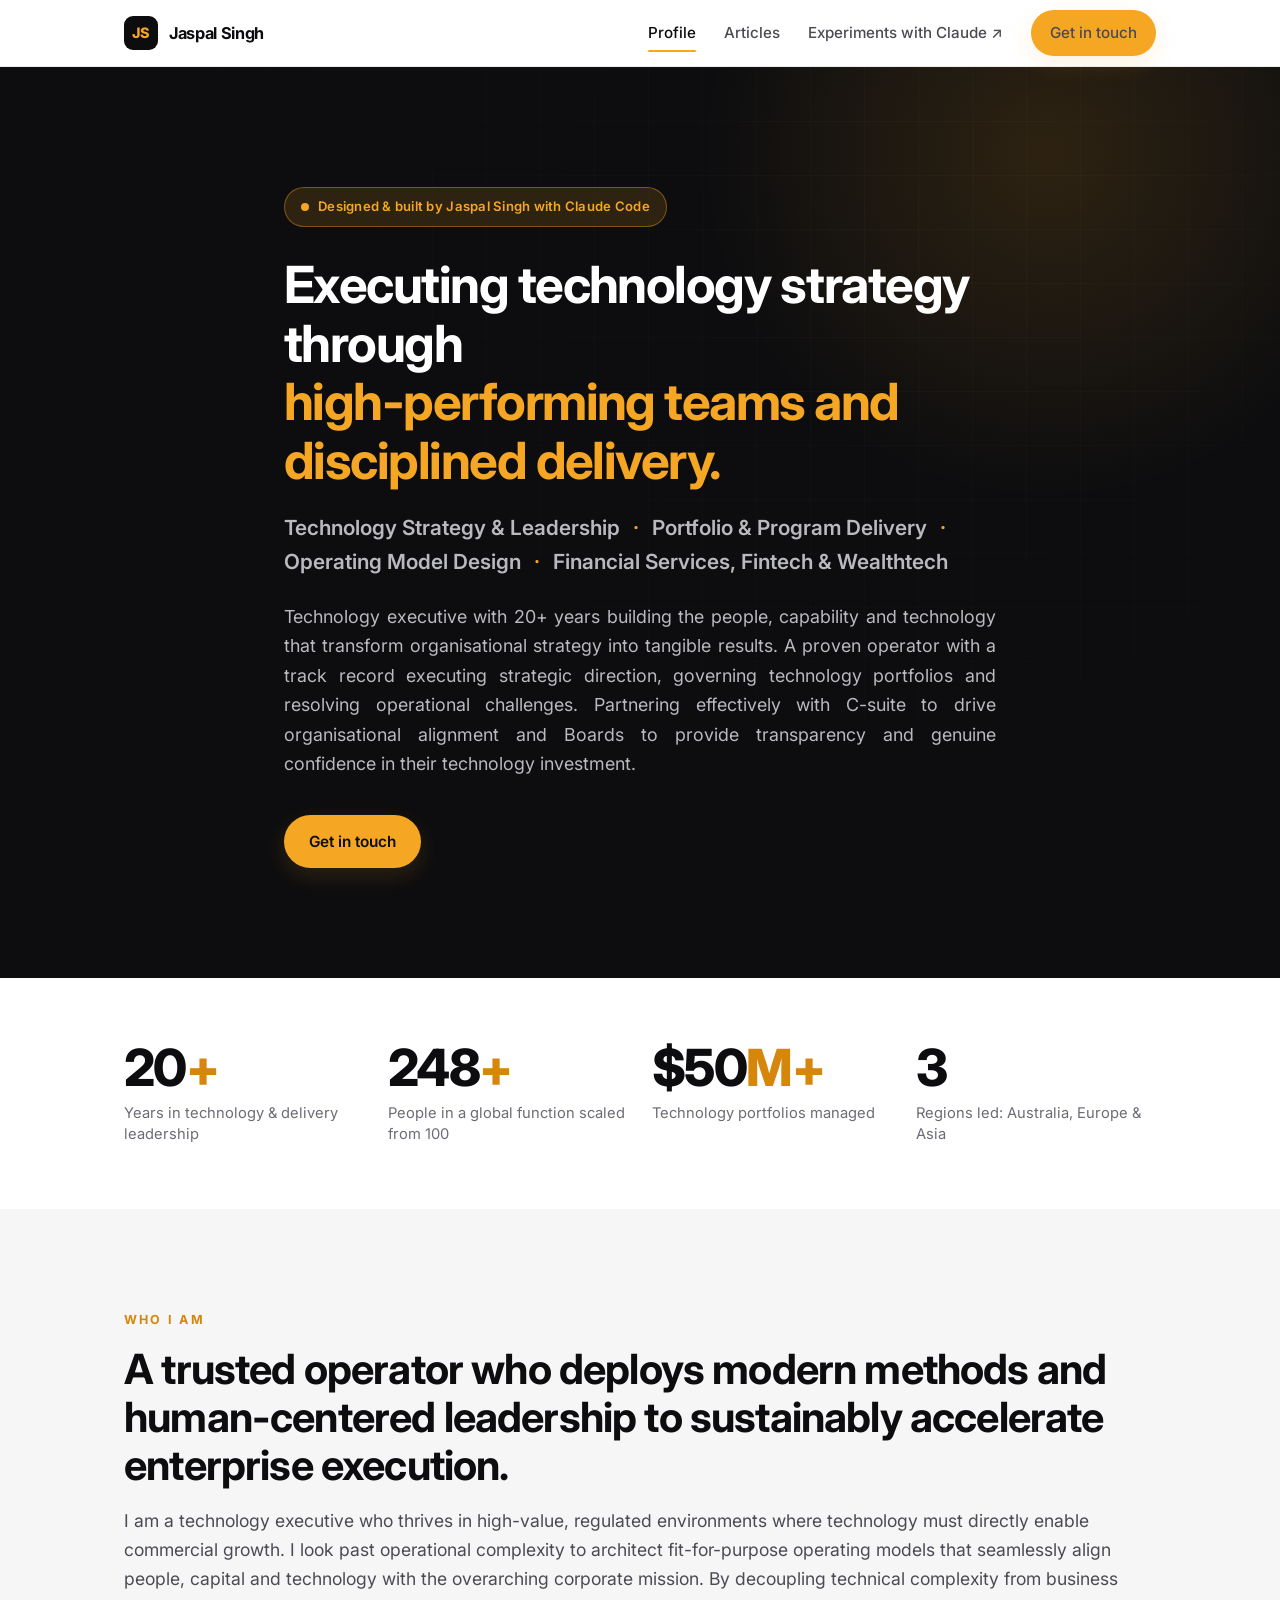
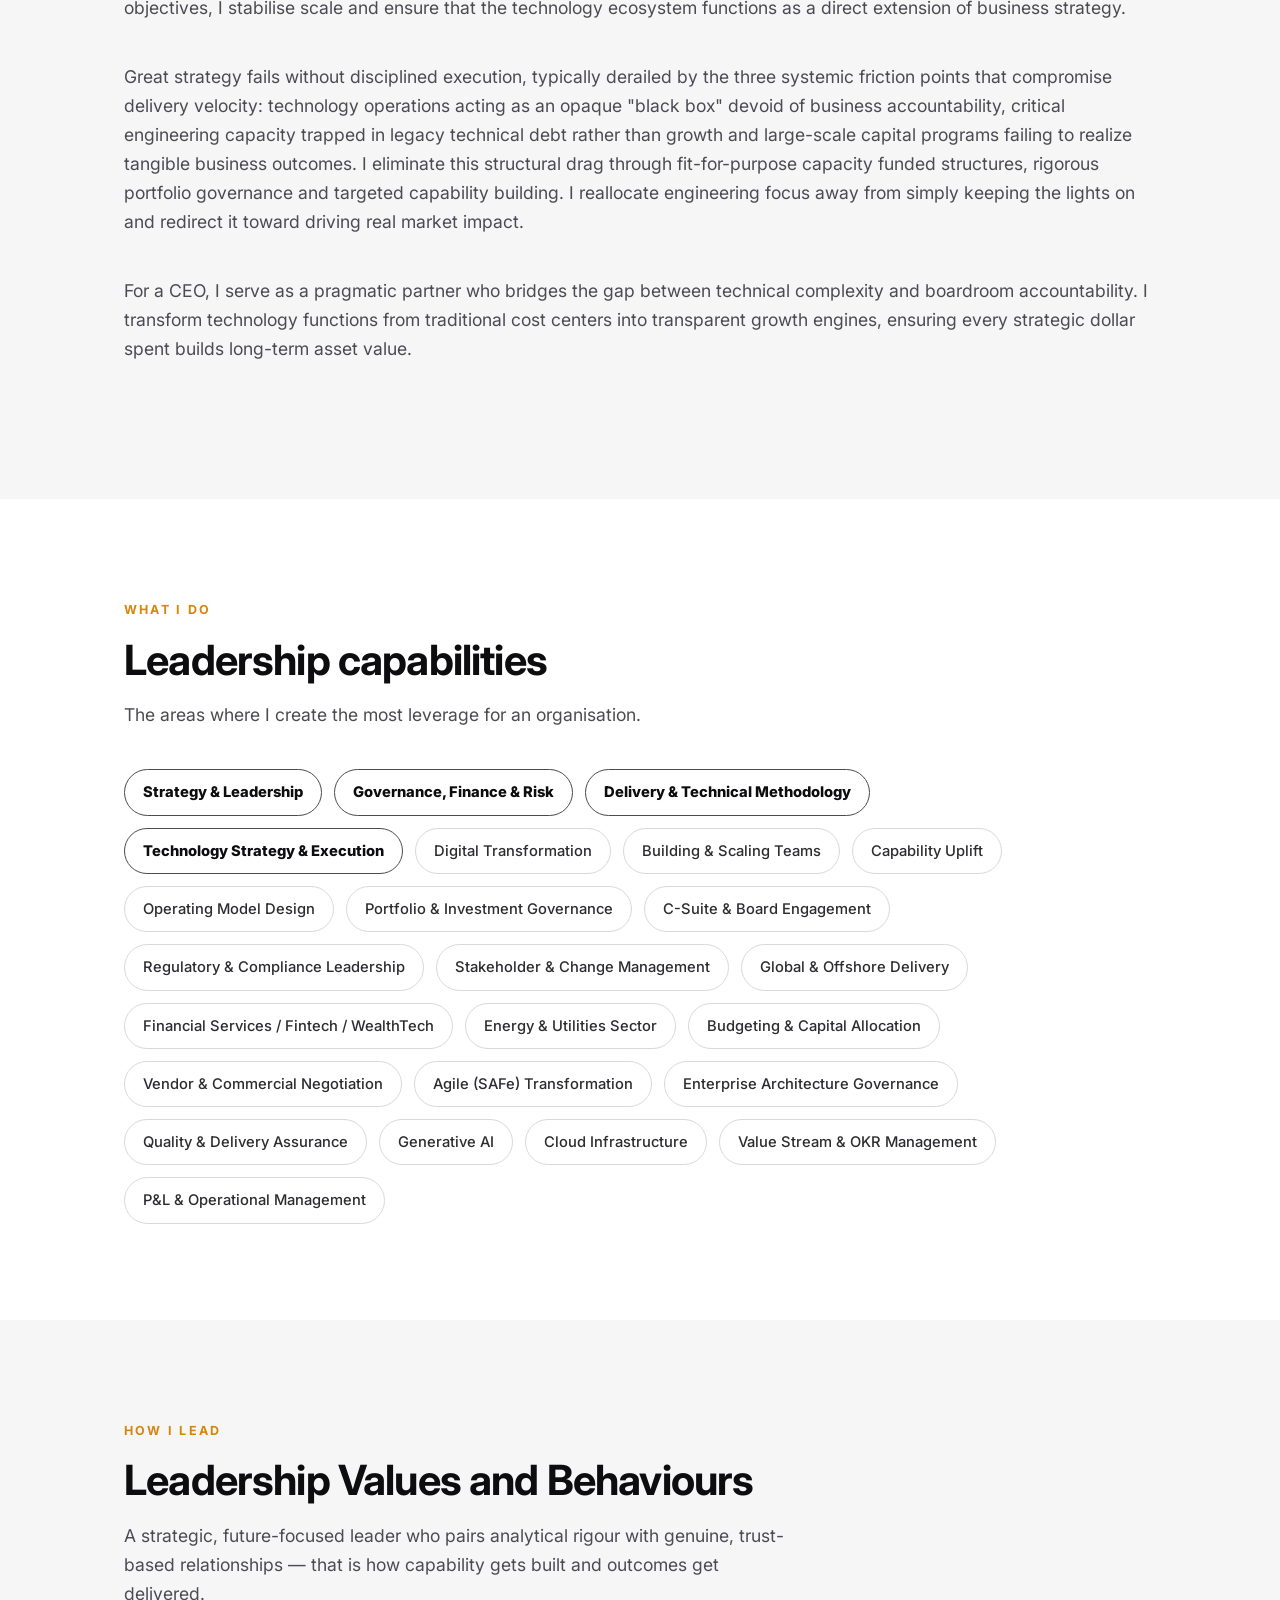
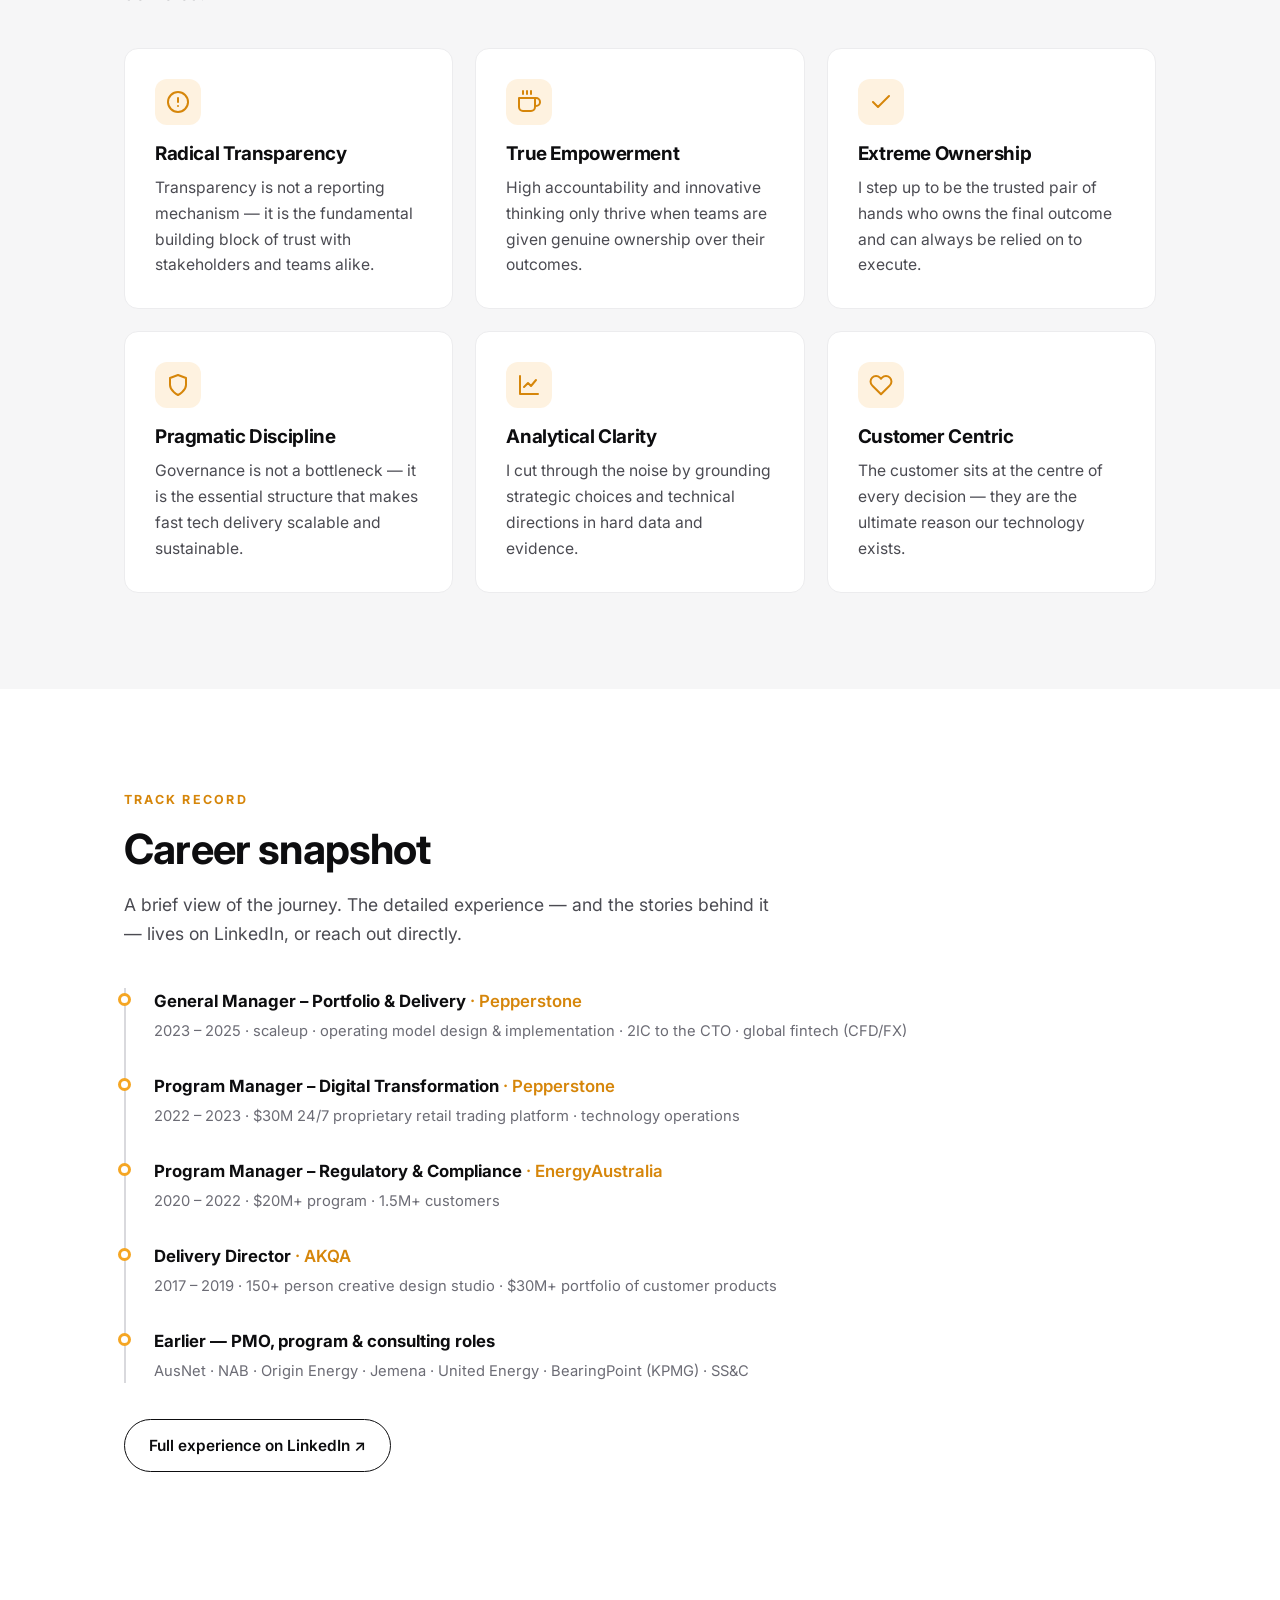
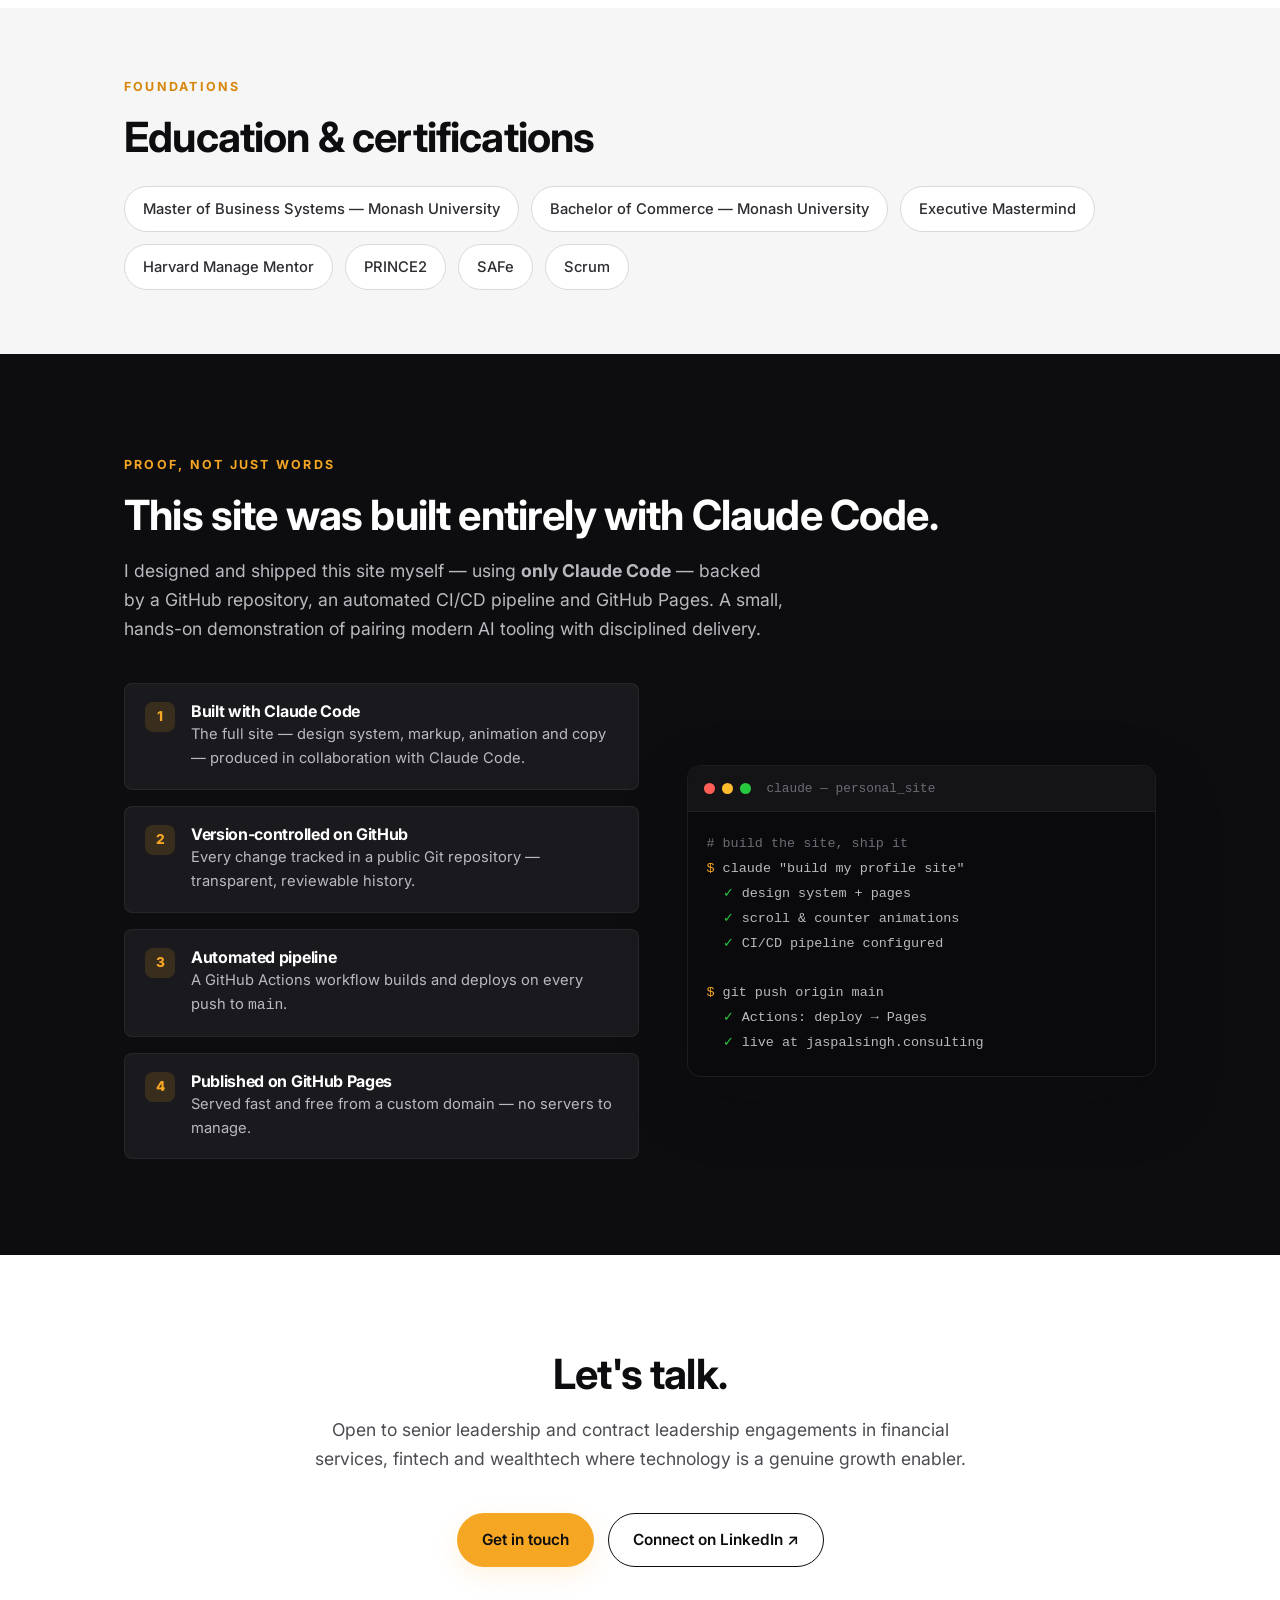
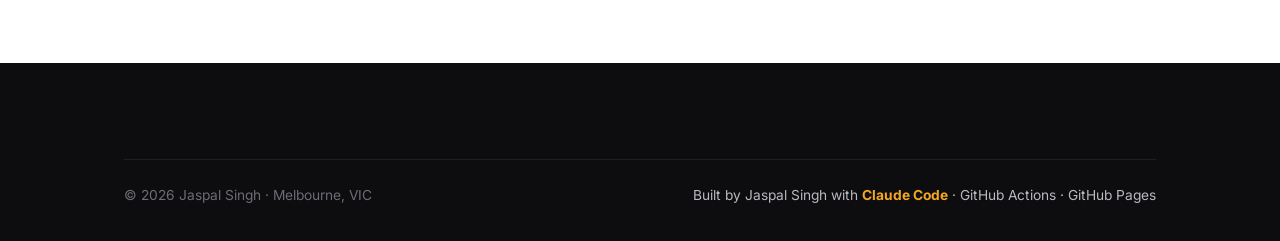
<file: index.html>
<!DOCTYPE html>
<html lang="en">
<head>
  <!-- Google tag (gtag.js) -->
  <script async src="https://www.googletagmanager.com/gtag/js?id=G-FYWD0S2JZN"></script>
  <script>
    window.dataLayer = window.dataLayer || [];
    function gtag(){dataLayer.push(arguments);}
    gtag('js', new Date());
    gtag('config', 'G-FYWD0S2JZN');
  </script>
  <meta charset="UTF-8" />
  <meta name="viewport" content="width=device-width, initial-scale=1.0" />
  <title>Jaspal Singh — Technology Leadership Profile</title>
  <meta name="description" content="Jaspal Singh — technology executive who builds the people, capability and operating models that turn strategy into delivered outcomes. Portfolio &amp; delivery leadership across fintech, banking and financial services." />
  <meta name="author" content="Jaspal Singh" />

  <!-- Open Graph -->
  <meta property="og:type" content="website" />
  <meta property="og:title" content="Jaspal Singh — Technology Leadership Profile" />
  <meta property="og:description" content="Technology executive building the people, capability and operating models that turn strategy into delivered outcomes." />
  <meta property="og:url" content="https://jaspalsingh.consulting/" />

  <link rel="icon" type="image/svg+xml" href="assets/favicon.svg" />
  <link rel="preconnect" href="https://fonts.googleapis.com" />
  <link rel="preconnect" href="https://fonts.gstatic.com" crossorigin />
  <link href="https://fonts.googleapis.com/css2?family=Inter:wght@400;500;600;700;800&display=swap" rel="stylesheet" />
  <link rel="stylesheet" href="assets/css/styles.css" />
</head>
<body>

  <!-- ===================== NAV ===================== -->
  <header class="nav">
    <div class="container nav__inner">
      <a class="brand" href="index.html" aria-label="Jaspal Singh — home">
        <span class="brand__mark">JS</span>
        <span class="brand__name">Jaspal Singh</span>
      </a>
      <nav class="nav__links" aria-label="Primary">
        <a href="index.html" aria-current="page">Profile</a>
        <a href="articles.html">Articles</a>
        <a href="https://jaspalsinghau.github.io/experiments-with-claude/" target="_blank" rel="noopener">Experiments with Claude ↗</a>
        <a class="btn btn--primary nav__cta" href="contact.html">Get in touch</a>
      </nav>
      <button class="nav__toggle" aria-label="Toggle menu" aria-expanded="false">
        <span></span><span></span><span></span>
      </button>
    </div>
  </header>

  <main>
    <!-- ===================== HERO ===================== -->
    <section class="hero">
      <div class="hero__grid" aria-hidden="true"></div>
      <div class="container hero__inner">
        <span class="hero__badge">
          <span class="dot" aria-hidden="true"></span>
          Designed &amp; built by Jaspal Singh with Claude Code
        </span>
        <h1>Executing technology strategy through<br><span class="accent">high-performing teams and disciplined delivery.</span></h1>
        <p class="hero__role">
          Technology Strategy &amp; Leadership <span class="sep">·</span> Portfolio &amp; Program Delivery
          <span class="sep">·</span> Operating Model Design
          <span class="sep">·</span> Financial Services, Fintech &amp; Wealthtech
        </p>
        <p class="hero__summary">
          Technology executive with 20+ years building the people, capability and technology that transform organisational strategy into tangible results. A proven operator with a track record executing strategic direction, governing technology portfolios and resolving operational challenges. Partnering effectively with C-suite to drive organisational alignment and Boards to provide transparency and genuine confidence in their technology investment.
        </p>
        <div class="hero__cta">
          <a class="btn btn--primary" href="contact.html">Get in touch</a>
        </div>
      </div>
    </section>

    <!-- ===================== STATS ===================== -->
    <section class="section section--tight">
      <div class="container">
        <div class="stats">
          <div class="stat reveal">
            <div class="stat__num" data-count="20" data-suffix="+">0</div>
            <div class="stat__label">Years in technology &amp; delivery leadership</div>
          </div>
          <div class="stat reveal" data-delay="1">
            <div class="stat__num" data-count="250" data-suffix="+">0</div>
            <div class="stat__label">People in a global function scaled from 100</div>
          </div>
          <div class="stat reveal" data-delay="2">
            <div class="stat__num" data-count="50" data-prefix="$" data-suffix="M+">0</div>
            <div class="stat__label">Technology portfolios managed</div>
          </div>
          <div class="stat reveal" data-delay="3">
            <div class="stat__num" data-count="3" data-suffix="">0</div>
            <div class="stat__label">Regions led: Australia, Europe &amp; Asia</div>
          </div>
        </div>
      </div>
    </section>

    <!-- ===================== ABOUT ===================== -->
    <section class="section section--grey" id="about">
      <div class="container">
        <span class="eyebrow reveal">Who I am</span>
        <h2 class="section-title reveal">A trusted operator who deploys modern methods and human-centered leadership to sustainably accelerate enterprise execution.</h2>
        <p class="section-lead reveal">I am a technology executive who thrives in high-value, regulated environments where technology must directly enable commercial growth. I look past operational complexity to architect fit-for-purpose operating models that seamlessly align people, capital and technology with the overarching corporate mission. By decoupling technical complexity from business objectives, I stabilise scale and ensure that the technology ecosystem functions as a direct extension of business strategy.</p>

        <p class="section-lead reveal">Great strategy fails without disciplined execution, typically derailed by the three systemic friction points that compromise delivery velocity: technology operations acting as an opaque "black box" devoid of business accountability, critical engineering capacity trapped in legacy technical debt rather than growth and large-scale capital programs failing to realize tangible business outcomes. I eliminate this structural drag through fit-for-purpose capacity funded structures, rigorous portfolio governance and targeted capability building. I reallocate engineering focus away from simply keeping the lights on and redirect it toward driving real market impact.</p>

        <p class="section-lead reveal">For a CEO, I serve as a pragmatic partner who bridges the gap between technical complexity and boardroom accountability. I transform technology functions from traditional cost centers into transparent growth engines, ensuring every strategic dollar spent builds long-term asset value.</p>
      </div>
    </section>

    <!-- ===================== CAPABILITIES ===================== -->
    <section class="section" id="capabilities">
      <div class="container">
        <span class="eyebrow reveal">What I do</span>
        <h2 class="section-title reveal">Leadership capabilities</h2>
        <p class="section-lead reveal">The areas where I create the most leverage for an organisation.</p>
        <div class="tags reveal" data-delay="1">
          <span class="tag tag--bold">Strategy &amp; Leadership</span>
          <span class="tag tag--bold">Governance, Finance &amp; Risk</span>
          <span class="tag tag--bold">Delivery &amp; Technical Methodology</span>
          <span class="tag tag--bold">Technology Strategy &amp; Execution</span>
          <span class="tag">Digital Transformation</span>
          <span class="tag">Building &amp; Scaling Teams</span>
          <span class="tag">Capability Uplift</span>
          <span class="tag">Operating Model Design</span>
          <span class="tag">Portfolio &amp; Investment Governance</span>
          <span class="tag">C-Suite &amp; Board Engagement</span>
          <span class="tag">Regulatory &amp; Compliance Leadership</span>
          <span class="tag">Stakeholder &amp; Change Management</span>
          <span class="tag">Global &amp; Offshore Delivery</span>
          <span class="tag">Financial Services / Fintech / WealthTech</span>
          <span class="tag">Energy &amp; Utilities Sector</span>
          <span class="tag">Budgeting &amp; Capital Allocation</span>
          <span class="tag">Vendor &amp; Commercial Negotiation</span>
          <span class="tag">Agile (SAFe) Transformation</span>
          <span class="tag">Enterprise Architecture Governance</span>
          <span class="tag">Quality &amp; Delivery Assurance</span>
          <span class="tag">Generative AI</span>
          <span class="tag">Cloud Infrastructure</span>
          <span class="tag">Value Stream &amp; OKR Management</span>
          <span class="tag">P&amp;L &amp; Operational Management</span>
        </div>
      </div>
    </section>

    <!-- ===================== VALUES / HOW I LEAD ===================== -->
    <section class="section section--grey" id="values">
      <div class="container">
        <span class="eyebrow reveal">How I lead</span>
        <h2 class="section-title reveal">Leadership Values and Behaviours</h2>
        <p class="section-lead reveal">
          A strategic, future-focused leader who pairs analytical rigour with genuine,
          trust-based relationships — that is how capability gets built and outcomes get delivered.
        </p>
        <div class="cards">
          <article class="card reveal">
            <div class="card__icon" aria-hidden="true">
              <svg viewBox="0 0 24 24" fill="none" stroke="currentColor" stroke-width="2" stroke-linecap="round" stroke-linejoin="round"><circle cx="12" cy="12" r="10"/><line x1="12" y1="8" x2="12" y2="12"/><line x1="12" y1="16" x2="12.01" y2="16"/></svg>
            </div>
            <h3>Radical Transparency</h3>
            <p>Transparency is not a reporting mechanism — it is the fundamental building block of trust with stakeholders and teams alike.</p>
          </article>
          <article class="card reveal" data-delay="1">
            <div class="card__icon" aria-hidden="true">
              <svg viewBox="0 0 24 24" fill="none" stroke="currentColor" stroke-width="2" stroke-linecap="round" stroke-linejoin="round"><path d="M18 8h1a4 4 0 0 1 0 8h-1"/><path d="M2 8h16v9a4 4 0 0 1-4 4H6a4 4 0 0 1-4-4V8z"/><line x1="6" y1="1" x2="6" y2="4"/><line x1="10" y1="1" x2="10" y2="4"/><line x1="14" y1="1" x2="14" y2="4"/></svg>
            </div>
            <h3>True Empowerment</h3>
            <p>High accountability and innovative thinking only thrive when teams are given genuine ownership over their outcomes.</p>
          </article>
          <article class="card reveal" data-delay="2">
            <div class="card__icon" aria-hidden="true">
              <svg viewBox="0 0 24 24" fill="none" stroke="currentColor" stroke-width="2" stroke-linecap="round" stroke-linejoin="round"><path d="M20 6L9 17l-5-5"/></svg>
            </div>
            <h3>Extreme Ownership</h3>
            <p>I step up to be the trusted pair of hands who owns the final outcome and can always be relied on to execute.</p>
          </article>
          <article class="card reveal">
            <div class="card__icon" aria-hidden="true">
              <svg viewBox="0 0 24 24" fill="none" stroke="currentColor" stroke-width="2" stroke-linecap="round" stroke-linejoin="round"><path d="M12 22s8-4 8-10V5l-8-3-8 3v7c0 6 8 10 8 10z"/></svg>
            </div>
            <h3>Pragmatic Discipline</h3>
            <p>Governance is not a bottleneck — it is the essential structure that makes fast tech delivery scalable and sustainable.</p>
          </article>
          <article class="card reveal" data-delay="1">
            <div class="card__icon" aria-hidden="true">
              <svg viewBox="0 0 24 24" fill="none" stroke="currentColor" stroke-width="2" stroke-linecap="round" stroke-linejoin="round"><path d="M3 3v18h18"/><path d="M7 14l4-4 3 3 5-6"/></svg>
            </div>
            <h3>Analytical Clarity</h3>
            <p>I cut through the noise by grounding strategic choices and technical directions in hard data and evidence.</p>
          </article>
          <article class="card reveal" data-delay="2">
            <div class="card__icon" aria-hidden="true">
              <svg viewBox="0 0 24 24" fill="none" stroke="currentColor" stroke-width="2" stroke-linecap="round" stroke-linejoin="round"><path d="M20.84 4.61a5.5 5.5 0 0 0-7.78 0L12 5.67l-1.06-1.06a5.5 5.5 0 0 0-7.78 7.78l1.06 1.06L12 21.23l7.78-7.78 1.06-1.06a5.5 5.5 0 0 0 0-7.78z"/></svg>
            </div>
            <h3>Customer Centric</h3>
            <p>The customer sits at the centre of every decision — they are the ultimate reason our technology exists.</p>
          </article>
        </div>
      </div>
    </section>

    <!-- ===================== CAREER SNAPSHOT ===================== -->
    <section class="section" id="career">
      <div class="container">
        <span class="eyebrow reveal">Track record</span>
        <h2 class="section-title reveal">Career snapshot</h2>
        <p class="section-lead reveal">
          A brief view of the journey. The detailed experience — and the stories behind it —
          lives on LinkedIn, or reach out directly.
        </p>
        <div class="timeline reveal" data-delay="1">
          <div class="tl-item">
            <div class="tl-item__role">General Manager – Portfolio &amp; Delivery <span class="tl-item__org">· Pepperstone</span></div>
            <div class="tl-item__meta">2023 – 2025 · scaleup · operating model design &amp; implementation · 2IC to the CTO · global fintech (CFD/FX)</div>
          </div>
          <div class="tl-item">
            <div class="tl-item__role">Program Manager – Digital Transformation <span class="tl-item__org">· Pepperstone</span></div>
            <div class="tl-item__meta">2022 – 2023 · $30M 24/7 proprietary retail trading platform · technology operations</div>
          </div>
          <div class="tl-item">
            <div class="tl-item__role">Program Manager – Regulatory &amp; Compliance <span class="tl-item__org">· EnergyAustralia</span></div>
            <div class="tl-item__meta">2020 – 2022 · $20M+ program · 1.5M+ customers</div>
          </div>
          <div class="tl-item">
            <div class="tl-item__role">Delivery Director <span class="tl-item__org">· AKQA</span></div>
            <div class="tl-item__meta">2017 – 2019 · 150+ person creative design studio · $30M+ portfolio of customer products</div>
          </div>
          <div class="tl-item">
            <div class="tl-item__role">Earlier — PMO, program &amp; consulting roles</div>
            <div class="tl-item__meta">AusNet · NAB · Origin Energy · Jemena · United Energy · BearingPoint (KPMG) · SS&amp;C</div>
          </div>
        </div>
        <p class="section-lead reveal" style="margin-top:36px;">
          <a class="btn btn--ghost" href="https://www.linkedin.com/in/jaspalsinghau" target="_blank" rel="noopener">Full experience on LinkedIn ↗</a>
        </p>
      </div>
    </section>

    <!-- ===================== EDUCATION ===================== -->
    <section class="section section--grey section--tight" id="education">
      <div class="container">
        <span class="eyebrow reveal">Foundations</span>
        <h2 class="section-title reveal">Education &amp; certifications</h2>
        <div class="tags reveal" data-delay="1" style="margin-top:24px;">
          <span class="tag">Master of Business Systems — Monash University</span>
          <span class="tag">Bachelor of Commerce — Monash University</span>
          <span class="tag">Executive Mastermind</span>
          <span class="tag">Harvard Manage Mentor</span>
          <span class="tag">PRINCE2</span>
          <span class="tag">SAFe</span>
          <span class="tag">Scrum</span>
        </div>
      </div>
    </section>

    <!-- ===================== BUILT WITH CLAUDE ===================== -->
    <section class="section section--dark" id="built">
      <div class="container">
        <span class="eyebrow reveal">Proof, not just words</span>
        <h2 class="section-title reveal">This site was built entirely with Claude Code.</h2>
        <p class="section-lead reveal">
          I designed and shipped this site myself — using <strong>only Claude Code</strong> —
          backed by a GitHub repository, an automated CI/CD pipeline and GitHub Pages.
          A small, hands-on demonstration of pairing modern AI tooling with disciplined delivery.
        </p>
        <div class="build">
          <div class="build__steps reveal" data-delay="1">
            <div class="build__step">
              <span class="n">1</span>
              <div><h4>Built with Claude Code</h4><p>The full site — design system, markup, animation and copy — produced in collaboration with Claude Code.</p></div>
            </div>
            <div class="build__step">
              <span class="n">2</span>
              <div><h4>Version-controlled on GitHub</h4><p>Every change tracked in a public Git repository — transparent, reviewable history.</p></div>
            </div>
            <div class="build__step">
              <span class="n">3</span>
              <div><h4>Automated pipeline</h4><p>A GitHub Actions workflow builds and deploys on every push to <code>main</code>.</p></div>
            </div>
            <div class="build__step">
              <span class="n">4</span>
              <div><h4>Published on GitHub Pages</h4><p>Served fast and free from a custom domain — no servers to manage.</p></div>
            </div>
          </div>
          <div class="code-window reveal" data-delay="2" aria-hidden="true">
            <div class="code-window__bar"><i class="r"></i><i class="y"></i><i class="g"></i><span>claude — personal_site</span></div>
            <pre><span class="cm"># build the site, ship it</span>
<span class="pr">$</span> claude "build my profile site"
  <span class="ok">✓</span> design system + pages
  <span class="ok">✓</span> scroll &amp; counter animations
  <span class="ok">✓</span> CI/CD pipeline configured

<span class="pr">$</span> git push origin main
  <span class="ok">✓</span> Actions: deploy → Pages
  <span class="ok">✓</span> live at jaspalsingh.consulting</pre>
          </div>
        </div>
      </div>
    </section>

    <!-- ===================== CTA ===================== -->
    <section class="section" id="cta">
      <div class="container" style="text-align:center;">
        <h2 class="section-title reveal">Let's talk.</h2>
        <p class="section-lead reveal" style="margin-left:auto;margin-right:auto;">
          Open to senior leadership and contract leadership engagements in
          financial services, fintech and wealthtech where technology is a genuine growth enabler.
        </p>
        <div class="reveal" data-delay="1" style="display:flex;gap:14px;justify-content:center;flex-wrap:wrap;">
          <a class="btn btn--primary" href="contact.html">Get in touch</a>
          <a class="btn btn--ghost" href="https://www.linkedin.com/in/jaspalsinghau" target="_blank" rel="noopener">Connect on LinkedIn ↗</a>
        </div>
      </div>
    </section>
  </main>

  <!-- ===================== FOOTER ===================== -->
  <footer class="footer">
    <div class="container">
      <div class="footer__top"></div>
      <div class="footer__bottom">
        <span>© <span data-year>2026</span> Jaspal Singh · Melbourne, VIC</span>
        <span class="built">Built by Jaspal Singh with <b>Claude Code</b> · GitHub Actions · GitHub Pages</span>
      </div>
    </div>
  </footer>

  <script src="assets/js/main.js"></script>
</body>
</html>
</file>
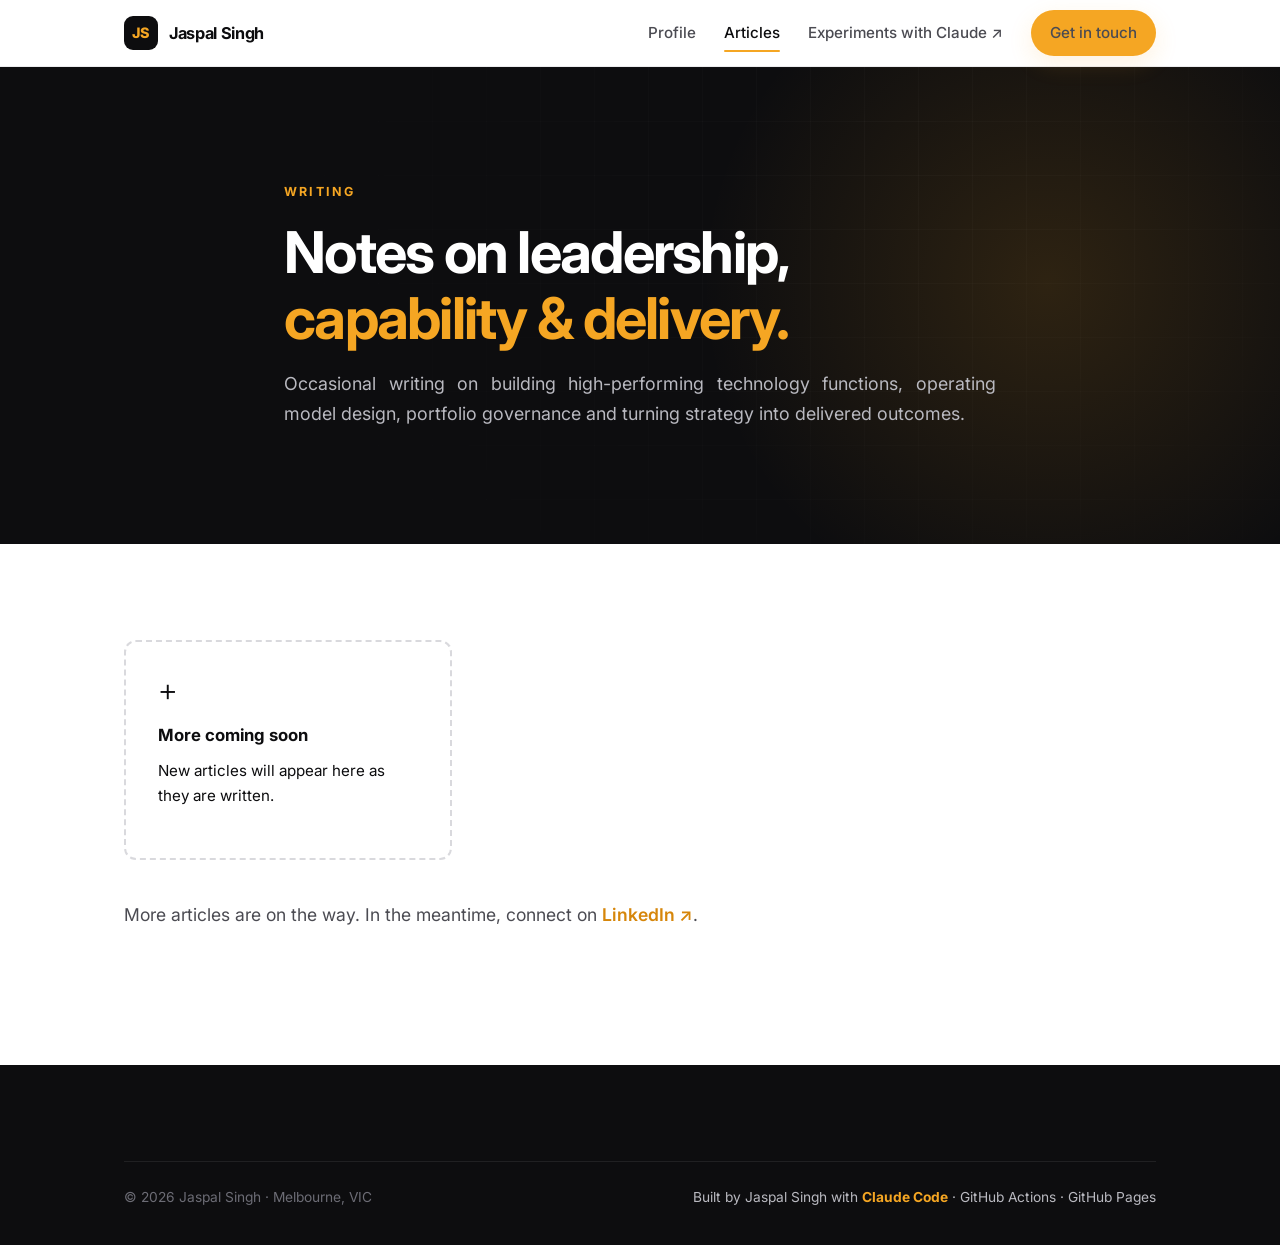
<file: articles.html>
<!DOCTYPE html>
<html lang="en">
<head>
  <!-- Google tag (gtag.js) -->
  <script async src="https://www.googletagmanager.com/gtag/js?id=G-FYWD0S2JZN"></script>
  <script>
    window.dataLayer = window.dataLayer || [];
    function gtag(){dataLayer.push(arguments);}
    gtag('js', new Date());
    gtag('config', 'G-FYWD0S2JZN');
  </script>
  <meta charset="UTF-8" />
  <meta name="viewport" content="width=device-width, initial-scale=1.0" />
  <title>Articles — Jaspal Singh</title>
  <meta name="description" content="Writing on technology leadership, building capability, operating model design and delivery governance — by Jaspal Singh." />
  <meta name="author" content="Jaspal Singh" />
  <link rel="icon" type="image/svg+xml" href="assets/favicon.svg" />
  <link rel="preconnect" href="https://fonts.googleapis.com" />
  <link rel="preconnect" href="https://fonts.gstatic.com" crossorigin />
  <link href="https://fonts.googleapis.com/css2?family=Inter:wght@400;500;600;700;800&display=swap" rel="stylesheet" />
  <link rel="stylesheet" href="assets/css/styles.css" />
</head>
<body>

  <!-- ===================== NAV ===================== -->
  <header class="nav">
    <div class="container nav__inner">
      <a class="brand" href="index.html" aria-label="Jaspal Singh — home">
        <span class="brand__mark">JS</span>
        <span class="brand__name">Jaspal Singh</span>
      </a>
      <nav class="nav__links" aria-label="Primary">
        <a href="index.html">Profile</a>
        <a href="articles.html" aria-current="page">Articles</a>
        <a href="https://jaspalsinghau.github.io/experiments-with-claude/" target="_blank" rel="noopener">Experiments with Claude ↗</a>
        <a class="btn btn--primary nav__cta" href="contact.html">Get in touch</a>
      </nav>
      <button class="nav__toggle" aria-label="Toggle menu" aria-expanded="false">
        <span></span><span></span><span></span>
      </button>
    </div>
  </header>

  <main>
    <!-- ===================== HEADER ===================== -->
    <section class="hero" style="padding:110px 0 80px;">
      <div class="hero__grid" aria-hidden="true"></div>
      <div class="container hero__inner">
        <span class="eyebrow" style="color:var(--accent);">Writing</span>
        <h1 style="font-size:clamp(2.2rem,5.5vw,3.6rem);">Notes on leadership, <span class="accent">capability &amp; delivery.</span></h1>
        <p class="hero__summary">
          Occasional writing on building high-performing technology functions, operating model
          design, portfolio governance and turning strategy into delivered outcomes.
        </p>
      </div>
    </section>

    <!-- ===================== ARTICLE LIST =====================
         To add a new article:
           1. Copy  articles/_template.html  →  articles/your-slug.html
           2. Fill in the title, date and body.
           3. Add a new <article class="article-card"> block below
              (newest first) pointing to it.
    -->
    <section class="section">
      <div class="container">
        <div class="article-grid">

          <article class="article-card reveal" style="border:2px dashed var(--grey-200);border-radius:12px;padding:32px;min-height:220px;display:flex;flex-direction:column;gap:16px;box-shadow:none;">
            <span style="font-size:2rem;font-weight:300;color:var(--grey-400);line-height:1;">+</span>
            <div>
              <p style="font-size:1.05rem;font-weight:700;color:var(--ink);margin:0 0 8px;">More coming soon</p>
              <p style="font-size:0.95rem;color:var(--grey-400);margin:0;">New articles will appear here as they are written.</p>
            </div>
          </article>

          <!-- More articles will appear here as they're published. -->

        </div>

        <!-- Shown only as a hint while the library is small; remove when full. -->
        <p class="section-lead reveal" data-delay="1" style="margin-top:40px;">
          More articles are on the way. In the meantime, connect on
          <a href="https://www.linkedin.com/in/jaspalsinghau" target="_blank" rel="noopener" style="color:var(--accent-deep);font-weight:600;">LinkedIn ↗</a>.
        </p>
      </div>
    </section>
  </main>

  <!-- ===================== FOOTER ===================== -->
  <footer class="footer">
    <div class="container">
      <div class="footer__top"></div>
      <div class="footer__bottom">
        <span>© <span data-year>2026</span> Jaspal Singh · Melbourne, VIC</span>
        <span class="built">Built by Jaspal Singh with <b>Claude Code</b> · GitHub Actions · GitHub Pages</span>
      </div>
    </div>
  </footer>

  <script src="assets/js/main.js"></script>
</body>
</html>
</file>
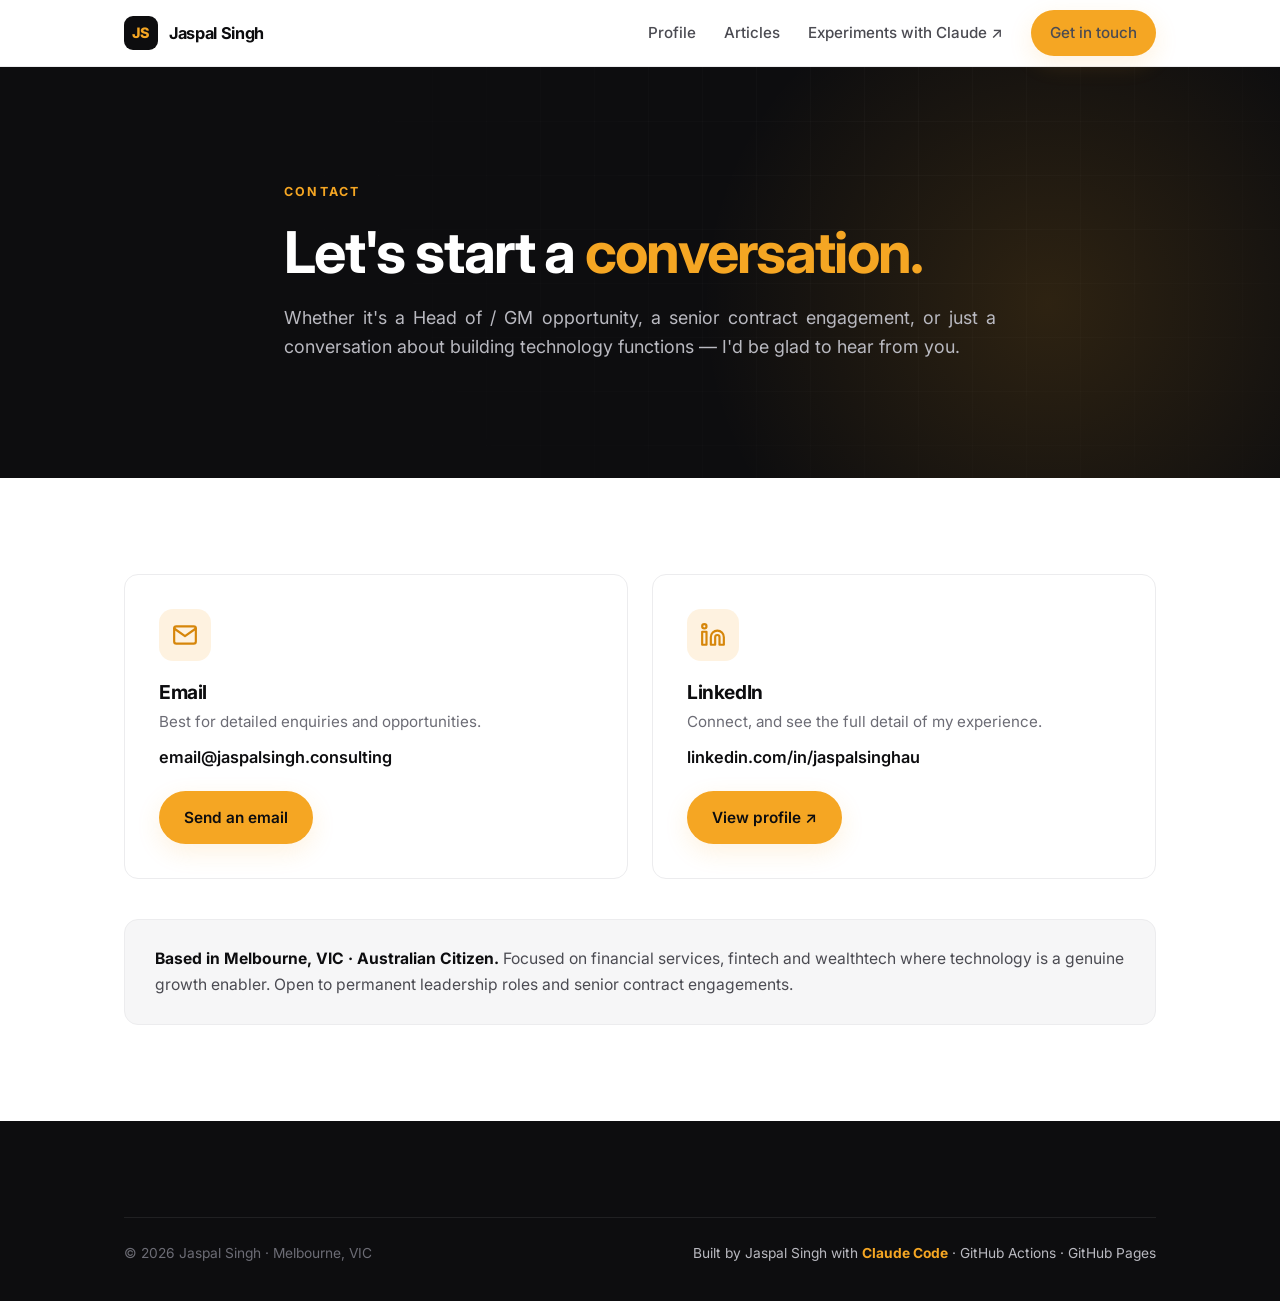
<file: contact.html>
<!DOCTYPE html>
<html lang="en">
<head>
  <!-- Google tag (gtag.js) -->
  <script async src="https://www.googletagmanager.com/gtag/js?id=G-FYWD0S2JZN"></script>
  <script>
    window.dataLayer = window.dataLayer || [];
    function gtag(){dataLayer.push(arguments);}
    gtag('js', new Date());
    gtag('config', 'G-FYWD0S2JZN');
  </script>
  <meta charset="UTF-8" />
  <meta name="viewport" content="width=device-width, initial-scale=1.0" />
  <title>Contact — Jaspal Singh</title>
  <meta name="description" content="Get in touch with Jaspal Singh — technology leadership, portfolio &amp; delivery. Connect via email or LinkedIn." />
  <meta name="author" content="Jaspal Singh" />
  <link rel="icon" type="image/svg+xml" href="assets/favicon.svg" />
  <link rel="preconnect" href="https://fonts.googleapis.com" />
  <link rel="preconnect" href="https://fonts.gstatic.com" crossorigin />
  <link href="https://fonts.googleapis.com/css2?family=Inter:wght@400;500;600;700;800&display=swap" rel="stylesheet" />
  <link rel="stylesheet" href="assets/css/styles.css" />
</head>
<body>

  <!-- ===================== NAV ===================== -->
  <header class="nav">
    <div class="container nav__inner">
      <a class="brand" href="index.html" aria-label="Jaspal Singh — home">
        <span class="brand__mark">JS</span>
        <span class="brand__name">Jaspal Singh</span>
      </a>
      <nav class="nav__links" aria-label="Primary">
        <a href="index.html">Profile</a>
        <a href="articles.html">Articles</a>
        <a href="https://jaspalsinghau.github.io/experiments-with-claude/" target="_blank" rel="noopener">Experiments with Claude ↗</a>
        <a class="btn btn--primary nav__cta" href="contact.html">Get in touch</a>
      </nav>
      <button class="nav__toggle" aria-label="Toggle menu" aria-expanded="false">
        <span></span><span></span><span></span>
      </button>
    </div>
  </header>

  <main>
    <!-- ===================== HEADER ===================== -->
    <section class="hero" style="padding:110px 0 80px;">
      <div class="hero__grid" aria-hidden="true"></div>
      <div class="container hero__inner">
        <span class="eyebrow" style="color:var(--accent);">Contact</span>
        <h1 style="font-size:clamp(2.2rem,5.5vw,3.6rem);">Let's start a <span class="accent">conversation.</span></h1>
        <p class="hero__summary">
          Whether it's a Head of / GM opportunity, a senior contract engagement, or just a
          conversation about building technology functions — I'd be glad to hear from you.
        </p>
      </div>
    </section>

    <!-- ===================== CONTACT CARDS ===================== -->
    <section class="section">
      <div class="container">
        <div class="contact-grid">

          <div class="contact-card reveal">
            <div class="contact-card__icon" aria-hidden="true">
              <svg viewBox="0 0 24 24" fill="none" stroke="currentColor" stroke-width="2" stroke-linecap="round" stroke-linejoin="round">
                <rect x="2" y="4" width="20" height="16" rx="2"/><path d="m22 6-10 7L2 6"/></svg>
            </div>
            <h3>Email</h3>
            <p>Best for detailed enquiries and opportunities.</p>
            <div class="val">email@jaspalsingh.consulting</div>
            <a class="btn btn--primary" href="mailto:email@jaspalsingh.consulting?subject=Hello%20Jaspal">Send an email</a>
          </div>

          <div class="contact-card reveal" data-delay="1">
            <div class="contact-card__icon" aria-hidden="true">
              <svg viewBox="0 0 24 24" fill="none" stroke="currentColor" stroke-width="2" stroke-linecap="round" stroke-linejoin="round">
                <path d="M16 8a6 6 0 0 1 6 6v7h-4v-7a2 2 0 0 0-4 0v7h-4v-7a6 6 0 0 1 6-6z"/>
                <rect x="2" y="9" width="4" height="12"/><circle cx="4" cy="4" r="2"/></svg>
            </div>
            <h3>LinkedIn</h3>
            <p>Connect, and see the full detail of my experience.</p>
            <div class="val">linkedin.com/in/jaspalsinghau</div>
            <a class="btn btn--primary" href="https://www.linkedin.com/in/jaspalsinghau" target="_blank" rel="noopener">View profile ↗</a>
          </div>

        </div>

        <div class="contact-aside reveal" data-delay="2">
          <strong>Based in Melbourne, VIC · Australian Citizen.</strong>
          Focused on financial services, fintech and wealthtech where technology is a genuine
          growth enabler. Open to permanent leadership roles and senior contract engagements.
        </div>
      </div>
    </section>
  </main>

  <!-- ===================== FOOTER ===================== -->
  <footer class="footer">
    <div class="container">
      <div class="footer__top"></div>
      <div class="footer__bottom">
        <span>© <span data-year>2026</span> Jaspal Singh · Melbourne, VIC</span>
        <span class="built">Built by Jaspal Singh with <b>Claude Code</b> · GitHub Actions · GitHub Pages</span>
      </div>
    </div>
  </footer>

  <script src="assets/js/main.js"></script>
</body>
</html>
</file>
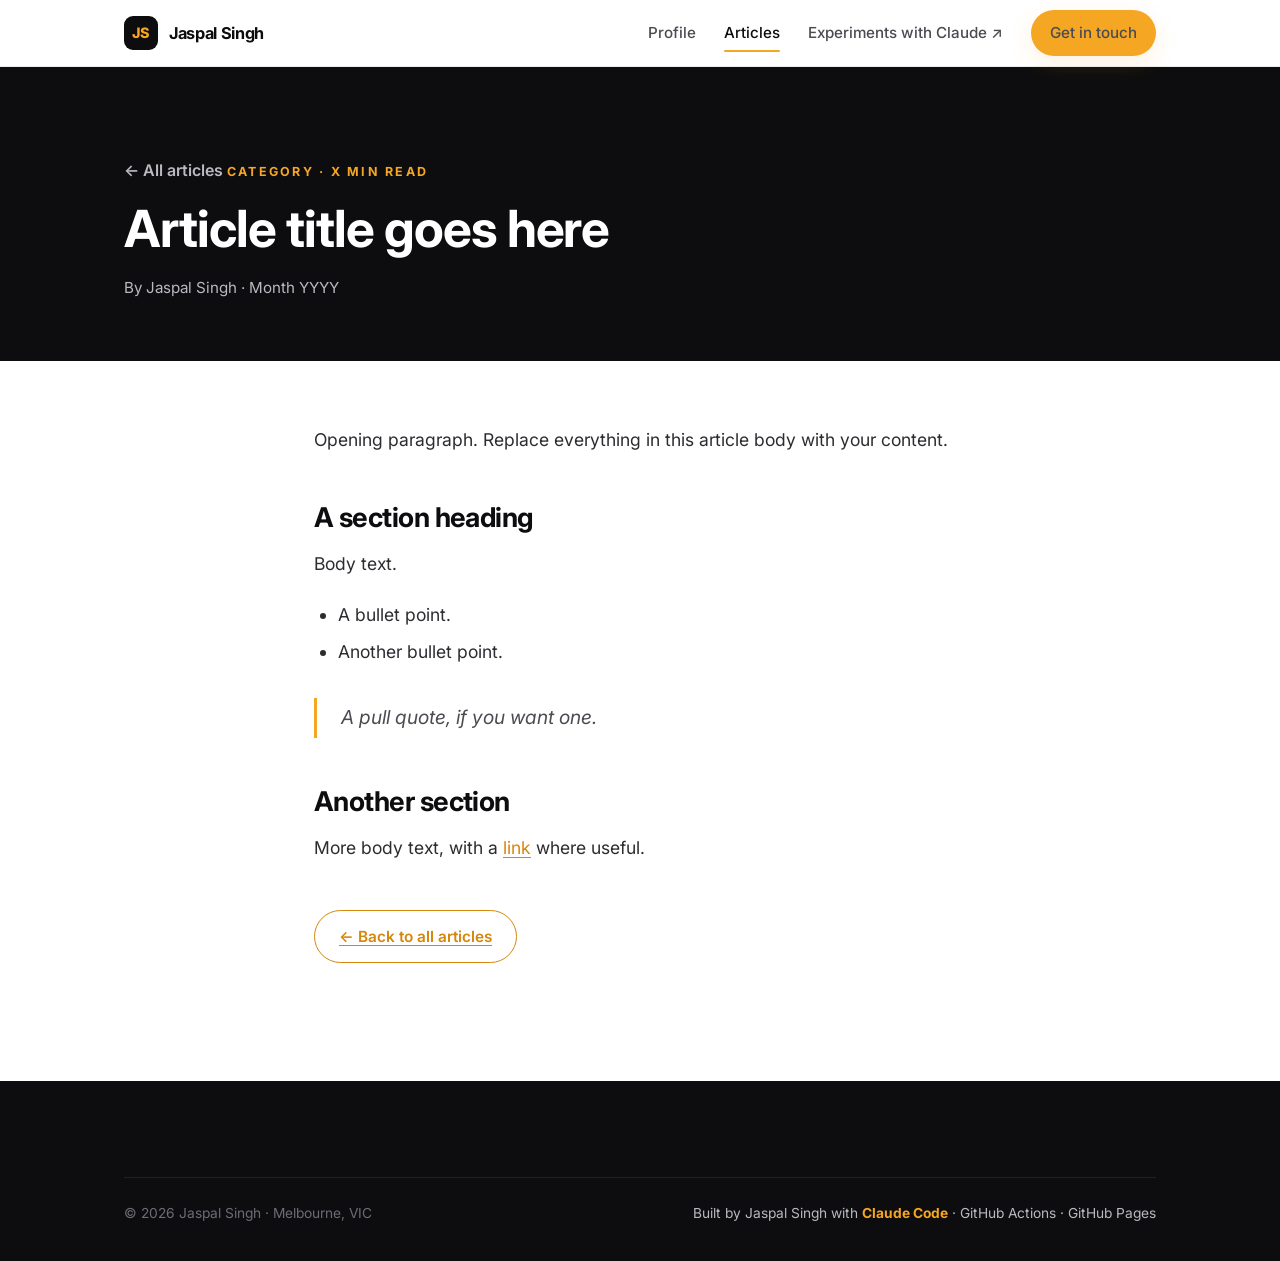
<file: articles/_template.html>
<!DOCTYPE html>
<html lang="en">
<head>
  <!-- Google tag (gtag.js) -->
  <script async src="https://www.googletagmanager.com/gtag/js?id=G-FYWD0S2JZN"></script>
  <script>
    window.dataLayer = window.dataLayer || [];
    function gtag(){dataLayer.push(arguments);}
    gtag('js', new Date());
    gtag('config', 'G-FYWD0S2JZN');
  </script>
  <meta charset="UTF-8" />
  <meta name="viewport" content="width=device-width, initial-scale=1.0" />

  <!-- ▼▼ EDIT THESE FOR EACH NEW ARTICLE ▼▼ -->
  <title>Article title — Jaspal Singh</title>
  <meta name="description" content="One-sentence summary of the article for search engines and link previews." />
  <!-- ▲▲ -------------------------------- ▲▲ -->

  <meta name="author" content="Jaspal Singh" />
  <!-- Paths use ../ because article pages live in /articles/ -->
  <link rel="icon" type="image/svg+xml" href="../assets/favicon.svg" />
  <link rel="preconnect" href="https://fonts.googleapis.com" />
  <link rel="preconnect" href="https://fonts.gstatic.com" crossorigin />
  <link href="https://fonts.googleapis.com/css2?family=Inter:wght@400;500;600;700;800&display=swap" rel="stylesheet" />
  <link rel="stylesheet" href="../assets/css/styles.css" />
</head>
<body>

  <!-- ===================== NAV ===================== -->
  <header class="nav">
    <div class="container nav__inner">
      <a class="brand" href="../index.html" aria-label="Jaspal Singh — home">
        <span class="brand__mark">JS</span>
        <span class="brand__name">Jaspal Singh</span>
      </a>
      <nav class="nav__links" aria-label="Primary">
        <a href="../index.html">Profile</a>
        <a href="../articles.html" aria-current="page">Articles</a>
        <a href="https://jaspalsinghau.github.io/experiments-with-claude/" target="_blank" rel="noopener">Experiments with Claude ↗</a>
        <a class="btn btn--primary nav__cta" href="../contact.html">Get in touch</a>
      </nav>
      <button class="nav__toggle" aria-label="Toggle menu" aria-expanded="false">
        <span></span><span></span><span></span>
      </button>
    </div>
  </header>

  <main>
    <!-- ===================== ARTICLE HEADER ===================== -->
    <header class="article-hero">
      <div class="container">
        <a class="back-link" href="../articles.html" style="color:var(--grey-300);">← All articles</a>
        <!-- ▼ EDIT ▼ -->
        <span class="eyebrow">Category · X min read</span>
        <h1>Article title goes here</h1>
        <div class="article-hero__meta">By Jaspal Singh · Month YYYY</div>
        <!-- ▲ EDIT ▲ -->
      </div>
    </header>

    <!-- ===================== ARTICLE BODY ===================== -->
    <!-- Write the article using these elements: <h2> <h3> <p> <ul><li> <blockquote> <a> -->
    <article class="prose">
      <p>Opening paragraph. Replace everything in this article body with your content.</p>

      <h2>A section heading</h2>
      <p>Body text.</p>
      <ul>
        <li>A bullet point.</li>
        <li>Another bullet point.</li>
      </ul>

      <blockquote>A pull quote, if you want one.</blockquote>

      <h2>Another section</h2>
      <p>More body text, with a <a href="../contact.html">link</a> where useful.</p>

      <p style="margin-top:48px;"><a class="btn btn--ghost" href="../articles.html">← Back to all articles</a></p>
    </article>
  </main>

  <!-- ===================== FOOTER ===================== -->
  <footer class="footer">
    <div class="container">
      <div class="footer__top"></div>
      <div class="footer__bottom">
        <span>© <span data-year>2026</span> Jaspal Singh · Melbourne, VIC</span>
        <span class="built">Built by Jaspal Singh with <b>Claude Code</b> · GitHub Actions · GitHub Pages</span>
      </div>
    </div>
  </footer>

  <script src="../assets/js/main.js"></script>
</body>
</html>
</file>
<file: assets/css/styles.css>
/* ==========================================================================
   Jaspal Singh — Personal Profile Site
   Design system: black / white / grey with an amber-gold accent.
   Plain CSS, no build step.
   ========================================================================== */

:root {
  /* Palette */
  --ink:        #0d0d0f;   /* near-black */
  --ink-soft:   #1a1a1e;   /* raised surfaces on dark */
  --paper:      #ffffff;
  --grey-50:    #f6f6f7;
  --grey-100:   #ececee;
  --grey-200:   #d9d9dd;
  --grey-300:   #b9b9c0;
  --grey-500:   #6c6c75;
  --grey-600:   #4b4b52;
  --grey-700:   #2c2c31;

  /* Accent — amber / gold */
  --accent:      #f5a623;
  --accent-deep: #d6860a;
  --accent-soft: rgba(245, 166, 35, 0.14);

  /* Typography */
  --font-sans: "Inter", -apple-system, BlinkMacSystemFont, "Segoe UI", Roboto,
               Helvetica, Arial, sans-serif;
  --font-serif: "Georgia", "Times New Roman", serif;

  /* Spacing / layout */
  --maxw: 1080px;
  --radius: 14px;
  --radius-sm: 8px;
  --shadow: 0 10px 40px rgba(13, 13, 15, 0.10);
  --shadow-lg: 0 24px 70px rgba(13, 13, 15, 0.18);

  --ease: cubic-bezier(0.22, 1, 0.36, 1);
}

/* ----- Reset --------------------------------------------------------------- */
*, *::before, *::after { box-sizing: border-box; }
html { scroll-behavior: smooth; -webkit-text-size-adjust: 100%; }
body {
  margin: 0;
  font-family: var(--font-sans);
  color: var(--ink);
  background: var(--paper);
  line-height: 1.65;
  -webkit-font-smoothing: antialiased;
  text-rendering: optimizeLegibility;
}
img { max-width: 100%; display: block; }
a { color: inherit; text-decoration: none; }
ul { margin: 0; padding: 0; list-style: none; }
h1, h2, h3, h4 { line-height: 1.15; margin: 0; font-weight: 700; letter-spacing: -0.02em; }

/* ----- Layout helpers ------------------------------------------------------ */
.container { width: 100%; max-width: var(--maxw); margin: 0 auto; padding: 0 24px; }
.section { padding: 96px 0; }
.section--tight { padding: 64px 0; }
.section--dark { background: var(--ink); color: var(--paper); }
.section--grey { background: var(--grey-50); }

.eyebrow {
  display: inline-block;
  font-size: 0.78rem;
  font-weight: 700;
  letter-spacing: 0.18em;
  text-transform: uppercase;
  color: var(--accent-deep);
  margin-bottom: 16px;
}
.section--dark .eyebrow { color: var(--accent); }

.section-title { font-size: clamp(1.7rem, 3.6vw, 2.6rem); margin-bottom: 16px; }
.section-lead {
  font-size: 1.1rem;
  color: var(--grey-600);
  max-width: 60ch;
  margin: 0 0 40px;
}
#about .section-lead { max-width: none; }
.section--dark .section-lead { color: var(--grey-300); }

/* ----- Buttons ------------------------------------------------------------- */
.btn {
  display: inline-flex;
  align-items: center;
  gap: 9px;
  padding: 13px 24px;
  border-radius: 999px;
  font-weight: 600;
  font-size: 0.96rem;
  border: 1.5px solid transparent;
  cursor: pointer;
  transition: transform 0.25s var(--ease), background 0.25s var(--ease),
              color 0.25s var(--ease), border-color 0.25s var(--ease),
              box-shadow 0.25s var(--ease);
}
.btn:hover { transform: translateY(-2px); }
.btn--primary {
  background: var(--accent);
  color: var(--ink);
  box-shadow: 0 8px 24px var(--accent-soft);
}
.btn--primary:hover { background: var(--accent-deep); box-shadow: var(--shadow); }
.btn--ghost { border-color: currentColor; color: var(--ink); }
.btn--ghost:hover { background: var(--ink); color: var(--paper); border-color: var(--ink); }
.section--dark .btn--ghost { color: var(--paper); }
.section--dark .btn--ghost:hover { background: var(--paper); color: var(--ink); }

/* ----- Navigation ---------------------------------------------------------- */
.nav {
  position: sticky;
  top: 0;
  z-index: 50;
  background: rgba(255, 255, 255, 0.82);
  backdrop-filter: saturate(160%) blur(14px);
  border-bottom: 1px solid var(--grey-100);
}
.nav__inner {
  display: flex;
  align-items: center;
  justify-content: space-between;
  height: 66px;
}
.brand { display: flex; align-items: center; gap: 11px; font-weight: 700; letter-spacing: -0.02em; }
.brand__mark {
  display: grid;
  place-items: center;
  width: 34px; height: 34px;
  border-radius: 9px;
  background: var(--ink);
  color: var(--accent);
  font-weight: 800;
  font-size: 0.9rem;
}
.brand__name { font-size: 1.02rem; }
.nav__links { display: flex; align-items: center; gap: 28px; }
.nav__links a { font-size: 0.95rem; font-weight: 500; color: var(--grey-600); transition: color 0.2s; }
.nav__links a:hover, .nav__links a[aria-current="page"] { color: var(--ink); }
.nav__links a[aria-current="page"] { position: relative; }
.nav__links a[aria-current="page"]::after {
  content: ""; position: absolute; left: 0; bottom: -6px;
  width: 100%; height: 2px; background: var(--accent); border-radius: 2px;
}
.nav__cta { padding: 9px 18px; font-size: 0.9rem; }
.nav__toggle {
  display: none;
  background: none; border: 0; cursor: pointer;
  width: 40px; height: 40px; padding: 8px;
}
.nav__toggle span {
  display: block; height: 2px; background: var(--ink); border-radius: 2px;
  transition: transform 0.3s var(--ease), opacity 0.2s;
}
.nav__toggle span + span { margin-top: 5px; }

/* ----- Hero ---------------------------------------------------------------- */
.hero {
  position: relative;
  overflow: hidden;
  background: var(--ink);
  color: var(--paper);
  padding: 120px 0 110px;
}
.hero::before {
  content: "";
  position: absolute;
  top: -30%; right: -10%;
  width: 60vw; height: 60vw;
  max-width: 720px; max-height: 720px;
  background: radial-gradient(circle, var(--accent-soft) 0%, transparent 68%);
  pointer-events: none;
}
.hero__grid {
  position: absolute; inset: 0;
  background-image:
    linear-gradient(rgba(255,255,255,0.025) 1px, transparent 1px),
    linear-gradient(90deg, rgba(255,255,255,0.025) 1px, transparent 1px);
  background-size: 54px 54px;
  mask-image: radial-gradient(circle at 70% 20%, #000 0%, transparent 70%);
  pointer-events: none;
}
.hero__inner { position: relative; max-width: 760px; }
.hero__badge {
  display: inline-flex; align-items: center; gap: 9px;
  padding: 8px 16px; margin-bottom: 28px;
  border: 1px solid rgba(245,166,35,0.4);
  border-radius: 999px;
  background: var(--accent-soft);
  font-size: 0.82rem; font-weight: 600; letter-spacing: 0.02em;
  color: var(--accent);
}
.hero__badge .dot {
  width: 8px; height: 8px; border-radius: 50%; background: var(--accent);
  box-shadow: 0 0 0 0 rgba(245,166,35,0.6);
  animation: pulse 2.4s infinite;
}
@keyframes pulse {
  0%   { box-shadow: 0 0 0 0 rgba(245,166,35,0.55); }
  70%  { box-shadow: 0 0 0 9px rgba(245,166,35,0); }
  100% { box-shadow: 0 0 0 0 rgba(245,166,35,0); }
}
.hero h1 {
  font-size: clamp(2rem, 4.5vw, 3.2rem);
  letter-spacing: -0.03em;
  margin-bottom: 18px;
}
.hero h1 .accent { color: var(--accent); }
.hero__role {
  font-size: clamp(1rem, 2.4vw, 1.3rem);
  font-weight: 600;
  color: var(--grey-300);
  margin-bottom: 22px;
}
.hero__role .sep { color: var(--accent); margin: 0 8px; }
.hero__summary {
  text-align: justify;
  font-size: 1.12rem;
  color: var(--grey-300);
  max-width: 100%;
  margin-bottom: 36px;
}
.hero__cta { display: flex; flex-wrap: wrap; gap: 14px; }

/* ----- Stats --------------------------------------------------------------- */
.stats {
  display: grid;
  grid-template-columns: repeat(4, 1fr);
  gap: 24px;
}
.stat { text-align: left; }
.stat__num {
  font-size: clamp(2.2rem, 5vw, 3.2rem);
  font-weight: 800;
  letter-spacing: -0.03em;
  line-height: 1;
  color: var(--ink);
}
.stat__num .unit { color: var(--accent-deep); }
.section--dark .stat__num { color: var(--paper); }
.section--dark .stat__num .unit { color: var(--accent); }
.stat__label {
  margin-top: 10px;
  font-size: 0.92rem;
  color: var(--grey-500);
  line-height: 1.4;
}
.section--dark .stat__label { color: var(--grey-300); }

/* ----- Capability tags ----------------------------------------------------- */
.tags { display: flex; flex-wrap: wrap; gap: 12px; }
.tag {
  padding: 10px 18px;
  border: 1px solid var(--grey-200);
  border-radius: 999px;
  background: var(--paper);
  font-size: 0.92rem;
  font-weight: 500;
  color: var(--grey-700);
  transition: transform 0.2s var(--ease), border-color 0.2s, color 0.2s, box-shadow 0.2s;
}
.tag--bold { font-weight: 800; color: var(--ink); border-color: var(--grey-600); }
.tag:hover {
  transform: translateY(-2px);
  border-color: var(--accent);
  color: var(--ink);
  box-shadow: var(--shadow);
}

/* ----- Value cards --------------------------------------------------------- */
.cards {
  display: grid;
  grid-template-columns: repeat(3, 1fr);
  gap: 22px;
}
.card {
  padding: 30px;
  border-radius: var(--radius);
  background: var(--paper);
  border: 1px solid var(--grey-100);
  transition: transform 0.3s var(--ease), box-shadow 0.3s var(--ease), border-color 0.3s;
}
.card:hover { transform: translateY(-4px); box-shadow: var(--shadow); border-color: var(--grey-200); }
.card__icon {
  width: 46px; height: 46px;
  display: grid; place-items: center;
  border-radius: 12px;
  background: var(--accent-soft);
  color: var(--accent-deep);
  margin-bottom: 18px;
}
.card__icon svg { width: 24px; height: 24px; }
.card h3 { font-size: 1.18rem; margin-bottom: 10px; }
.card p { margin: 0; color: var(--grey-600); font-size: 0.98rem; }

/* ----- Timeline (career snapshot) ----------------------------------------- */
.timeline { border-left: 2px solid var(--grey-200); padding-left: 28px; }
.tl-item { position: relative; padding-bottom: 30px; }
.tl-item:last-child { padding-bottom: 0; }
.tl-item::before {
  content: ""; position: absolute; left: -36px; top: 5px;
  width: 13px; height: 13px; border-radius: 50%;
  background: var(--paper); border: 3px solid var(--accent);
}
.tl-item__role { font-weight: 700; font-size: 1.05rem; }
.tl-item__meta { color: var(--grey-500); font-size: 0.92rem; margin-top: 3px; }
.tl-item__org { color: var(--accent-deep); font-weight: 600; }

/* ----- "Built with Claude" feature ---------------------------------------- */
.build {
  display: grid;
  grid-template-columns: 1.1fr 1fr;
  gap: 48px;
  align-items: center;
}
.build__steps { display: grid; gap: 16px; }
.build__step {
  display: flex; gap: 16px; align-items: flex-start;
  padding: 18px 20px;
  border-radius: var(--radius-sm);
  background: var(--ink-soft);
  border: 1px solid rgba(255,255,255,0.06);
}
.build__step .n {
  flex: none;
  width: 30px; height: 30px;
  display: grid; place-items: center;
  border-radius: 8px;
  background: var(--accent-soft);
  color: var(--accent);
  font-weight: 800; font-size: 0.85rem;
}
.build__step h4 { font-size: 1rem; margin-bottom: 2px; }
.build__step p { margin: 0; color: var(--grey-300); font-size: 0.92rem; }
.code-window {
  border-radius: var(--radius);
  overflow: hidden;
  background: #0a0a0c;
  border: 1px solid rgba(255,255,255,0.08);
  box-shadow: var(--shadow-lg);
  font-family: "SF Mono", "JetBrains Mono", "Fira Code", monospace;
}
.code-window__bar {
  display: flex; align-items: center; gap: 7px;
  padding: 12px 16px;
  background: #141417;
  border-bottom: 1px solid rgba(255,255,255,0.06);
}
.code-window__bar i { width: 11px; height: 11px; border-radius: 50%; display: block; }
.code-window__bar .r { background: #ff5f56; }
.code-window__bar .y { background: #ffbd2e; }
.code-window__bar .g { background: #27c93f; }
.code-window__bar span { margin-left: 8px; color: var(--grey-500); font-size: 0.8rem; }
.code-window pre {
  margin: 0; padding: 20px 18px; font-size: 0.84rem; line-height: 1.85;
  color: var(--grey-300); overflow-x: auto;
}
.code-window .pr { color: var(--accent); }
.code-window .cm { color: var(--grey-500); }
.code-window .ok { color: #27c93f; }

/* ----- Article cards ------------------------------------------------------- */
.article-grid {
  display: grid;
  grid-template-columns: repeat(auto-fill, minmax(300px, 1fr));
  gap: 24px;
}
.article-card {
  display: flex; flex-direction: column;
  padding: 28px;
  border-radius: var(--radius);
  background: var(--paper);
  border: 1px solid var(--grey-100);
  transition: transform 0.3s var(--ease), box-shadow 0.3s var(--ease), border-color 0.3s;
}
.article-card:hover { transform: translateY(-4px); box-shadow: var(--shadow); border-color: var(--grey-200); }
.article-card__meta { font-size: 0.82rem; font-weight: 600; letter-spacing: 0.04em;
  text-transform: uppercase; color: var(--accent-deep); margin-bottom: 12px; }
.article-card h3 { font-size: 1.25rem; margin-bottom: 10px; }
.article-card p { margin: 0 0 20px; color: var(--grey-600); font-size: 0.96rem; }
.article-card__more { margin-top: auto; font-weight: 600; color: var(--ink); display: inline-flex; gap: 6px; }
.article-card__more .arrow { transition: transform 0.25s var(--ease); }
.article-card:hover .article-card__more .arrow { transform: translateX(4px); }

.empty-state {
  text-align: center; padding: 60px 20px;
  border: 1.5px dashed var(--grey-200); border-radius: var(--radius);
  color: var(--grey-500);
}

/* ----- Contact cards ------------------------------------------------------- */
.contact-grid { display: grid; grid-template-columns: repeat(2, 1fr); gap: 24px; }
.contact-card {
  display: flex; flex-direction: column; gap: 6px;
  padding: 34px;
  border-radius: var(--radius);
  background: var(--paper);
  border: 1px solid var(--grey-100);
  transition: transform 0.3s var(--ease), box-shadow 0.3s var(--ease), border-color 0.3s;
}
.contact-card:hover { transform: translateY(-4px); box-shadow: var(--shadow); border-color: var(--accent); }
.contact-card__icon {
  width: 52px; height: 52px; display: grid; place-items: center;
  border-radius: 14px; background: var(--accent-soft); color: var(--accent-deep);
  margin-bottom: 14px;
}
.contact-card__icon svg { width: 26px; height: 26px; }
.contact-card h3 { font-size: 1.2rem; }
.contact-card p { margin: 0; color: var(--grey-500); font-size: 0.95rem; }
.contact-card .val { font-weight: 600; color: var(--ink); font-size: 1.02rem; margin: 4px 0 14px; word-break: break-word; }
.contact-card .btn { align-self: flex-start; margin-top: auto; }

.contact-aside {
  margin-top: 40px; padding: 26px 30px;
  border-radius: var(--radius); background: var(--grey-50);
  border: 1px solid var(--grey-100);
  color: var(--grey-600); font-size: 0.98rem;
}
.contact-aside strong { color: var(--ink); }

/* ----- Article body (flat article pages) ----------------------------------- */
.article-hero { background: var(--ink); color: var(--paper); padding: 90px 0 60px; }
.article-hero .eyebrow { color: var(--accent); }
.article-hero h1 { font-size: clamp(2rem, 5vw, 3.2rem); max-width: 22ch; margin-bottom: 18px; }
.article-hero__meta { color: var(--grey-300); font-size: 0.95rem; }
.prose { max-width: 70ch; margin: 0 auto; padding: 64px 24px 96px; }
.prose h2 { font-size: 1.7rem; margin: 48px 0 16px; }
.prose h3 { font-size: 1.3rem; margin: 36px 0 12px; }
.prose p { font-size: 1.1rem; color: var(--grey-700); margin: 0 0 22px; }
.prose ul { list-style: disc; padding-left: 24px; margin: 0 0 22px; }
.prose li { font-size: 1.1rem; color: var(--grey-700); margin-bottom: 8px; }
.prose blockquote {
  margin: 32px 0; padding: 4px 0 4px 24px;
  border-left: 3px solid var(--accent);
  font-size: 1.2rem; font-style: italic; color: var(--grey-600);
}
.prose a { color: var(--accent-deep); text-decoration: underline; text-underline-offset: 3px; }
.back-link { display: inline-flex; gap: 8px; font-weight: 600; color: var(--grey-600); margin-bottom: 8px; }
.back-link:hover { color: var(--ink); }

/* ----- Footer -------------------------------------------------------------- */
.footer { background: var(--ink); color: var(--grey-300); padding: 56px 0 36px; }
.footer__top { display: flex; flex-wrap: wrap; justify-content: space-between; gap: 28px; align-items: flex-start; }
.footer__brand { color: var(--paper); font-weight: 700; font-size: 1.1rem; }
.footer__brand span { color: var(--accent); }
.footer__links { display: flex; gap: 26px; flex-wrap: wrap; }
.footer__links a { color: var(--grey-300); font-size: 0.95rem; transition: color 0.2s; }
.footer__links a:hover { color: var(--accent); }
.footer__bottom {
  margin-top: 40px; padding-top: 24px;
  border-top: 1px solid rgba(255,255,255,0.08);
  display: flex; flex-wrap: wrap; justify-content: space-between; gap: 12px;
  font-size: 0.86rem; color: var(--grey-500);
}
.footer__bottom .built { color: var(--grey-300); }
.footer__bottom .built b { color: var(--accent); }

/* ----- Scroll reveal animations ------------------------------------------- */
.reveal { opacity: 0; transform: translateY(26px); transition: opacity 0.7s var(--ease), transform 0.7s var(--ease); }
.reveal.is-visible { opacity: 1; transform: none; }
.reveal[data-delay="1"] { transition-delay: 0.08s; }
.reveal[data-delay="2"] { transition-delay: 0.16s; }
.reveal[data-delay="3"] { transition-delay: 0.24s; }
.reveal[data-delay="4"] { transition-delay: 0.32s; }

/* ----- Responsive ---------------------------------------------------------- */
@media (max-width: 860px) {
  .section { padding: 72px 0; }
  .cards { grid-template-columns: 1fr 1fr; }
  .stats { grid-template-columns: 1fr 1fr; gap: 32px 24px; }
  .build { grid-template-columns: 1fr; gap: 36px; }
  .contact-grid { grid-template-columns: 1fr; }

  .nav__toggle { display: block; }
  .nav__links {
    position: absolute; top: 66px; left: 0; right: 0;
    flex-direction: column; align-items: flex-start; gap: 0;
    background: var(--paper);
    border-bottom: 1px solid var(--grey-100);
    box-shadow: var(--shadow);
    max-height: 0; overflow: hidden;
    transition: max-height 0.3s var(--ease);
  }
  .nav__links.is-open { max-height: 340px; }
  .nav__links a { width: 100%; padding: 15px 24px; border-bottom: 1px solid var(--grey-100); }
  .nav__links .nav__cta { width: calc(100% - 48px); margin: 14px 24px; }
}
@media (max-width: 540px) {
  .cards { grid-template-columns: 1fr; }
  .stats { grid-template-columns: 1fr 1fr; }
  .hero { padding: 90px 0 80px; }
}

/* ----- Reduced motion ------------------------------------------------------ */
@media (prefers-reduced-motion: reduce) {
  * { animation-duration: 0.001ms !important; animation-iteration-count: 1 !important;
      transition-duration: 0.001ms !important; scroll-behavior: auto !important; }
  .reveal { opacity: 1; transform: none; }
}
</file>
